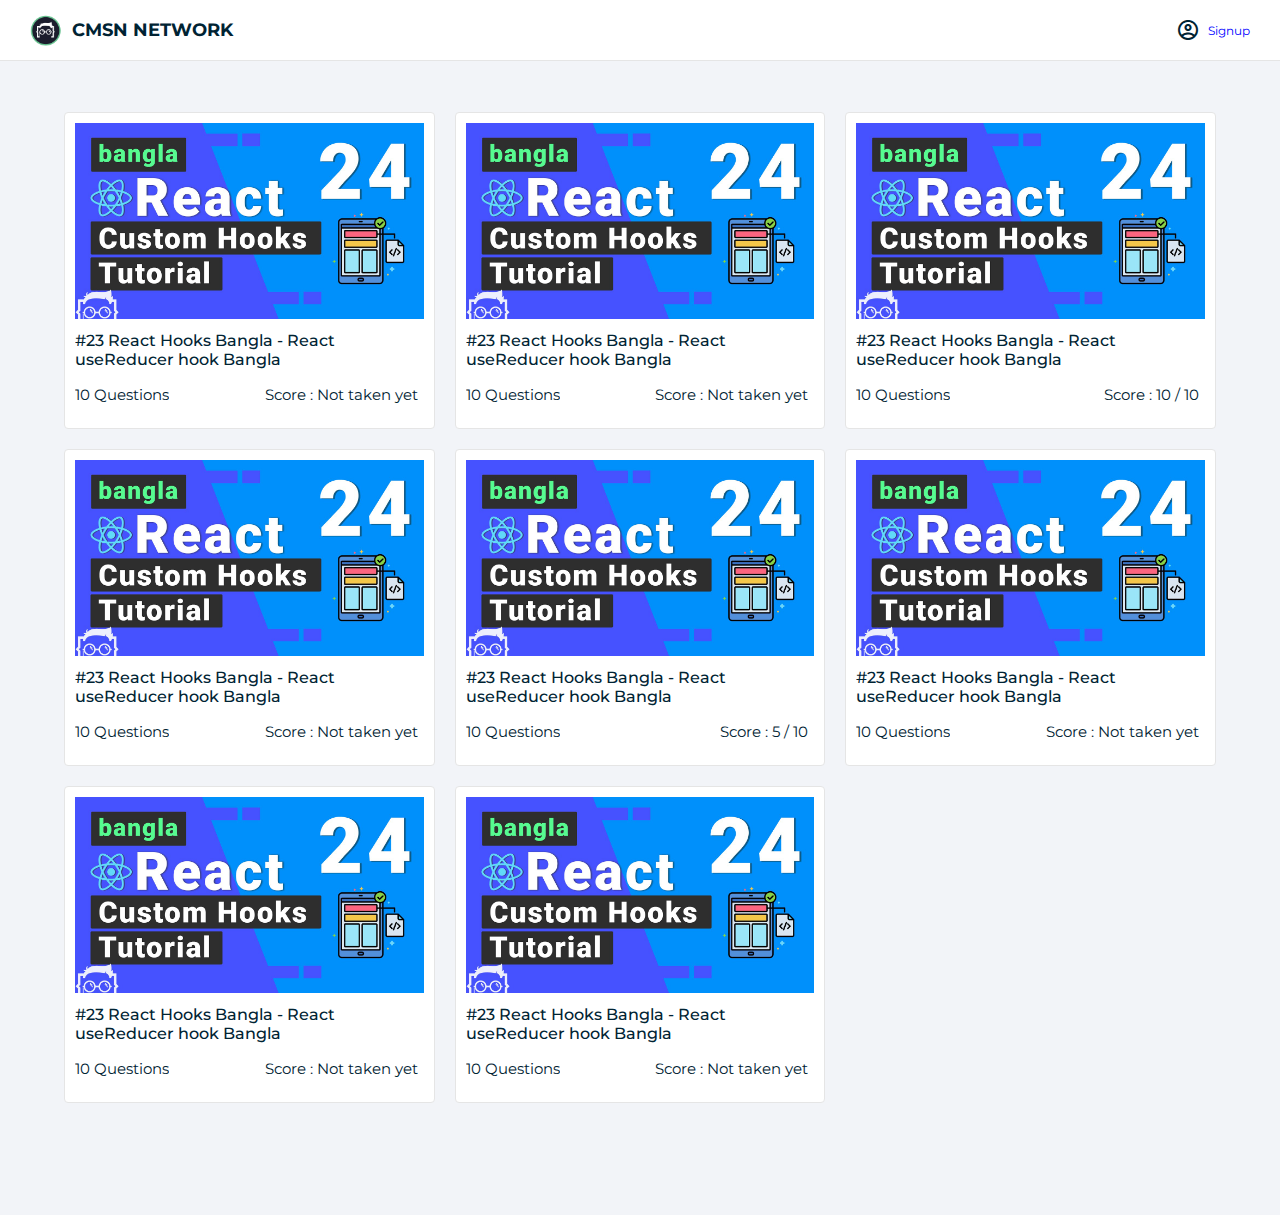
<file: html/index.html>
<!DOCTYPE html>
<html lang="en">

<head>
  <meta charset="UTF-8" />
  <meta http-equiv="X-UA-Compatible" content="IE=edge" />
  <meta name="viewport" content="width=device-width, initial-scale=1.0" />
  <meta property="og:title" content="React Quiz Project by CMSN NETWORK" />
  <meta property="og:description" content="React Quiz Project under CMSN NETWORK React Tutorial Series playlist" />

  <link rel="stylesheet" href="./styles/style.css" />
  <link rel="stylesheet" href="./styles/grid-list.css" />

  <title>Home - CMSN NETWORK</title>
</head>

<body>
  <nav class="nav">
    <ul>
      <li>
        <a href="index.html" class="brand">
          <img src="./images/logo-bg.png" alt="CMSN NETWORK Logo" />
          <h3>CMSN NETWORK</h3>
        </a>
      </li>
    </ul>
    <div class="account">
      <span class="material-icons-outlined" title="Account">
        account_circle
      </span>
      <a href="signup.html">Signup</a>
      <!-- <span class="material-icons-outlined" title="Logout"> logout </span> -->
    </div>
  </nav>

  <main class="main">
    <div class="container">
      <div class="videos">
        <a href="quiz.html">
          <div class="video">
            <img src="./images/3.jpg" alt="" />
            <p>#23 React Hooks Bangla - React useReducer hook Bangla</p>
            <div class="qmeta">
              <p>10 Questions</p>
              <p>Score : Not taken yet</p>
            </div>
          </div>
        </a>

        <a href="quiz.html">
          <div class="video">
            <img src="./images/3.jpg" alt="" />
            <p>#23 React Hooks Bangla - React useReducer hook Bangla</p>
            <div class="qmeta">
              <p>10 Questions</p>
              <p>Score : Not taken yet</p>
            </div>
          </div>
        </a>

        <a href="quiz.html">
          <div class="video">
            <img src="./images/3.jpg" alt="" />
            <p>#23 React Hooks Bangla - React useReducer hook Bangla</p>
            <div class="qmeta">
              <p>10 Questions</p>
              <p>Score : 10 / 10</p>
            </div>
          </div>
        </a>

        <a href="quiz.html">
          <div class="video">
            <img src="./images/3.jpg" alt="" />
            <p>#23 React Hooks Bangla - React useReducer hook Bangla</p>
            <div class="qmeta">
              <p>10 Questions</p>
              <p>Score : Not taken yet</p>
            </div>
          </div>
        </a>

        <a href="quiz.html">
          <div class="video">
            <img src="./images/3.jpg" alt="" />
            <p>#23 React Hooks Bangla - React useReducer hook Bangla</p>
            <div class="qmeta">
              <p>10 Questions</p>
              <p>Score : 5 / 10</p>
            </div>
          </div>
        </a>

        <a href="quiz.html">
          <div class="video">
            <img src="./images/3.jpg" alt="" />
            <p>#23 React Hooks Bangla - React useReducer hook Bangla</p>
            <div class="qmeta">
              <p>10 Questions</p>
              <p>Score : Not taken yet</p>
            </div>
          </div>
        </a>

        <a href="quiz.html">
          <div class="video">
            <img src="./images/3.jpg" alt="" />
            <p>#23 React Hooks Bangla - React useReducer hook Bangla</p>
            <div class="qmeta">
              <p>10 Questions</p>
              <p>Score : Not taken yet</p>
            </div>
          </div>
        </a>

        <a href="quiz.html">
          <div class="video">
            <img src="./images/3.jpg" alt="" />
            <p>#23 React Hooks Bangla - React useReducer hook Bangla</p>
            <div class="qmeta">
              <p>10 Questions</p>
              <p>Score : Not taken yet</p>
            </div>
          </div>
        </a>
      </div>
    </div>
  </main>
</body>

</html>
</file>
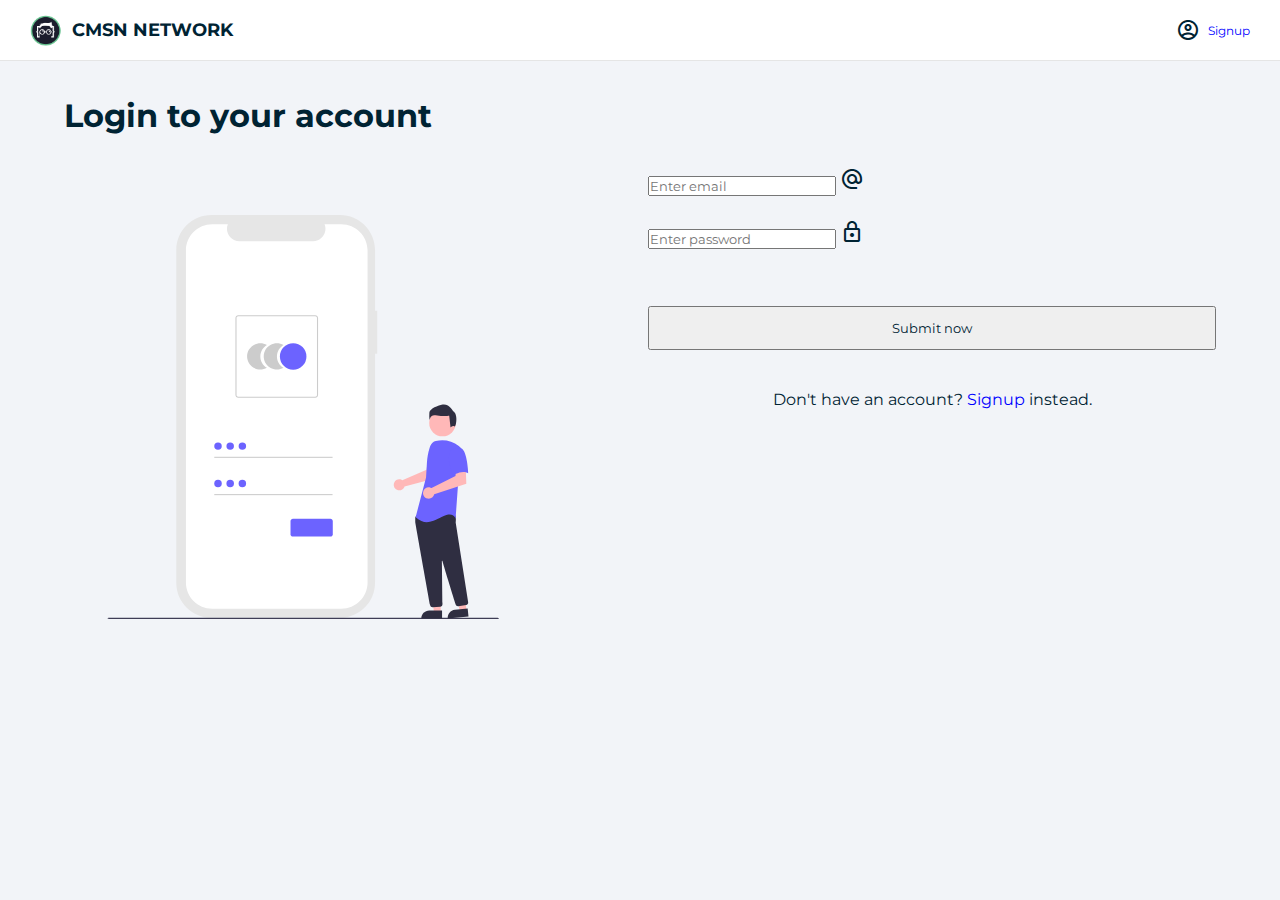
<file: html/login.html>
<!DOCTYPE html>
<html lang="en">

<head>
  <meta charset="UTF-8" />
  <meta http-equiv="X-UA-Compatible" content="IE=edge" />
  <meta name="viewport" content="width=device-width, initial-scale=1.0" />
  <meta property="og:title" content="React Quiz Project by CMSN NETWORK" />
  <meta property="og:description" content="React Quiz Project under CMSN NETWORK React Tutorial Series playlist" />

  <link rel="stylesheet" href="./styles/style.css" />
  <link rel="stylesheet" href="./styles/quiz.css" />

  <title>Login - CMSN NETWORK</title>
</head>

<body>
  <!-- Navigatin Bar -->
  <nav class="nav">
    <ul>
      <li>
        <a href="index.html" class="brand">
          <img src="./images/logo-bg.png" alt="CMSN NETWORK Logo" />
          <h3>CMSN NETWORK</h3>
        </a>
      </li>
    </ul>
    <div class="account">
      <span class="material-icons-outlined" title="Account"> account_circle </span>
      <a href="signup.html">Signup</a>
      <!-- <span class="material-icons-outlined" title="Logout"> logout </span> -->
    </div>
  </nav>

  <main class="main">
    <div class="container">
      <h1>Login to your account</h1>
      <div class="column">
        <div class="illustration">
          <img src="./images/login.svg" alt="Login" />
        </div>
        <form class="login form" action="#">
          <div class="textInput">
            <input type="text" placeholder="Enter email" />
            <span class="material-icons-outlined"> alternate_email </span>
          </div>

          <div class="textInput">
            <input type="password" placeholder="Enter password" />
            <span class="material-icons-outlined"> lock </span>
          </div>

          <button class="button">
            <span>Submit now</span>
          </button>

          <div class="info">Don't have an account? <a href="signup.html">Signup</a> instead.</div>
        </form>
      </div>
    </div>
  </main>

  <script src="./scripts/script.js"></script>
</body>

</html>
</file>
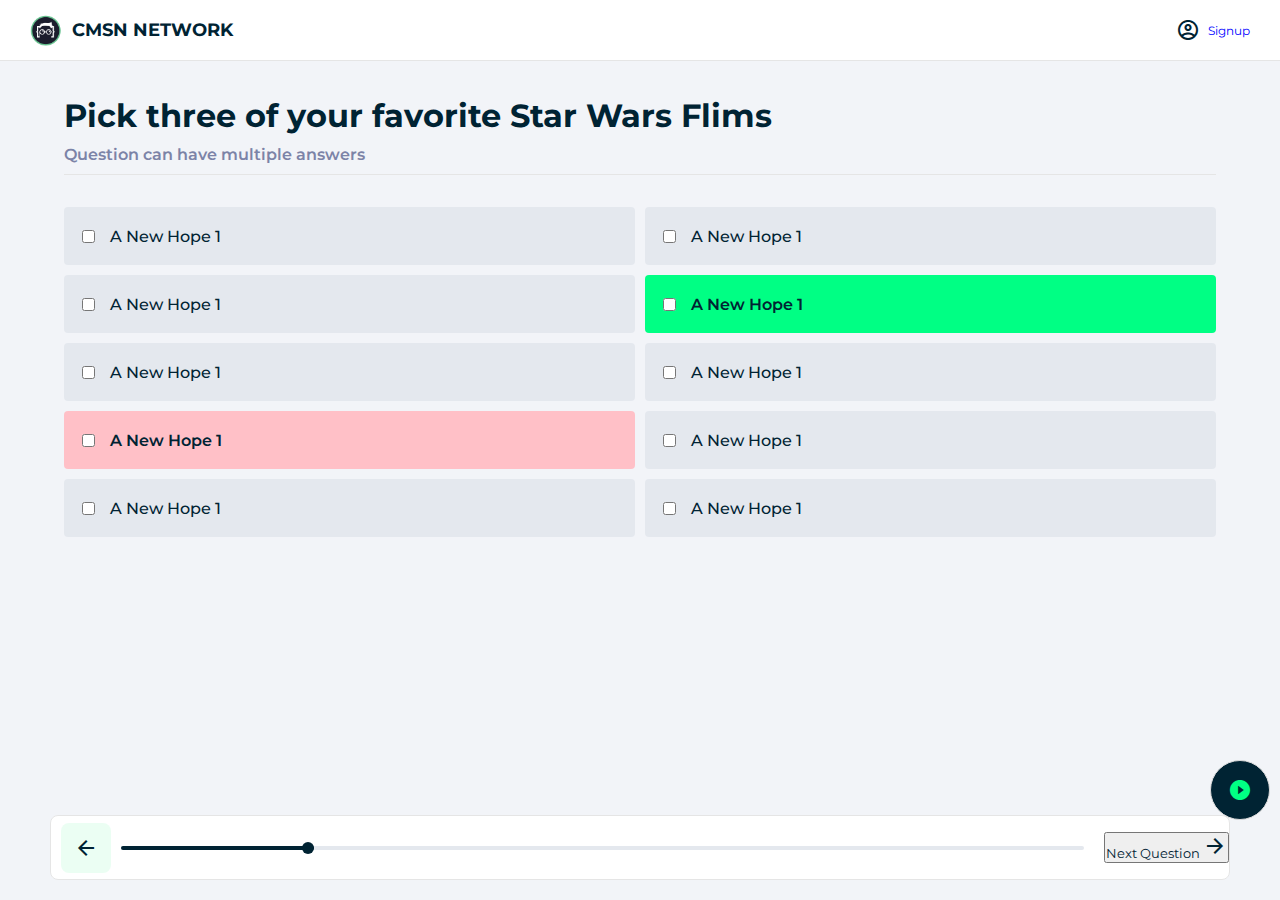
<file: html/quiz.html>
<!DOCTYPE html>
<html lang="en">

<head>
  <meta charset="UTF-8" />
  <meta http-equiv="X-UA-Compatible" content="IE=edge" />
  <meta name="viewport" content="width=device-width, initial-scale=1.0" />
  <meta property="og:title" content="React Quiz Project by CMSN NETWORK" />
  <meta property="og:description" content="React Quiz Project under CMSN NETWORK React Tutorial Series playlist" />

  <link rel="stylesheet" href="./styles/style.css" />
  <link rel="stylesheet" href="./styles/quiz.css" />

  <title>Quiz - CMSN NETWORK</title>
</head>

<body>
  <!-- Navigatin Bar -->
  <nav class="nav">
    <ul>
      <li>
        <a href="index.html" class="brand">
          <img src="./images/logo-bg.png" alt="CMSN NETWORK Logo" />
          <h3>CMSN NETWORK</h3>
        </a>
      </li>
    </ul>
    <div class="account">
      <span class="material-icons-outlined" title="Account"> account_circle </span>
      <a href="signup.html">Signup</a>
      <!-- <span class="material-icons-outlined" title="Logout"> logout </span> -->
    </div>
  </nav>

  <main class="main">
    <div class="container">
      <h1>Pick three of your favorite Star Wars Flims</h1>
      <h4>Question can have multiple answers</h4>

      <div class="answers">
        <!-- Option 1 -->
        <label class="answer" for="option1">
          <input type="checkbox" id="option1" />
          A New Hope 1
        </label>

        <!-- Option 2 -->
        <label class="answer" for="option2">
          <input type="checkbox" id="option2" />
          A New Hope 1
        </label>

        <!-- Option 3 -->
        <label class="answer" for="option3">
          <input type="checkbox" id="option3" />
          A New Hope 1
        </label>

        <!-- Option 4 -->
        <label class="answer wrong" for="option4">
          <input type="checkbox" id="option4" />
          A New Hope 1
        </label>

        <!-- Option 5 -->
        <label class="answer" for="option5">
          <input type="checkbox" id="option5" />
          A New Hope 1
        </label>

        <!-- Option 6 -->
        <label class="answer" for="option6">
          <input type="checkbox" id="option6" />
          A New Hope 1
        </label>

        <!-- Option 7 -->
        <label class="answer correct" for="option7">
          <input type="checkbox" id="option7" />
          A New Hope 1
        </label>

        <!-- Option 8-->
        <label class="answer" for="option8">
          <input type="checkbox" id="option8" />
          A New Hope 1
        </label>

        <!-- Option 9 -->
        <label class="answer" for="option9">
          <input type="checkbox" id="option9" />
          A New Hope 1
        </label>

        <!-- Option 10 -->
        <label class="answer" for="option10">
          <input type="checkbox" id="option10" />
          A New Hope 1
        </label>
      </div>

      <div class="progressBar">
        <div class="backButton">
          <span class="material-icons-outlined"> arrow_back </span>
        </div>
        <div class="rangeArea">
          <div class="tooltip">24% Cimplete!</div>
          <div class="rangeBody">
            <div class="progress" style="width: 20%"></div>
          </div>
        </div>
        <a href="result.html">
          <button class="button next">
            <span>Next Question</span>
            <span class="material-icons-outlined"> arrow_forward </span>
          </button>
        </a>
      </div>

      <div class="miniPlayer floatingBtn">
        <span class="material-icons-outlined open"> play_circle_filled </span>
        <span class="material-icons-outlined close"> close </span>
        <img src="./images/3.jpg" alt="" />
        <p>#23 React Hooks Bangla - React useReducer hook Bangla</p>
      </div>
    </div>
  </main>

  <script src="./scripts/script.js"></script>
</body>

</html>
</file>
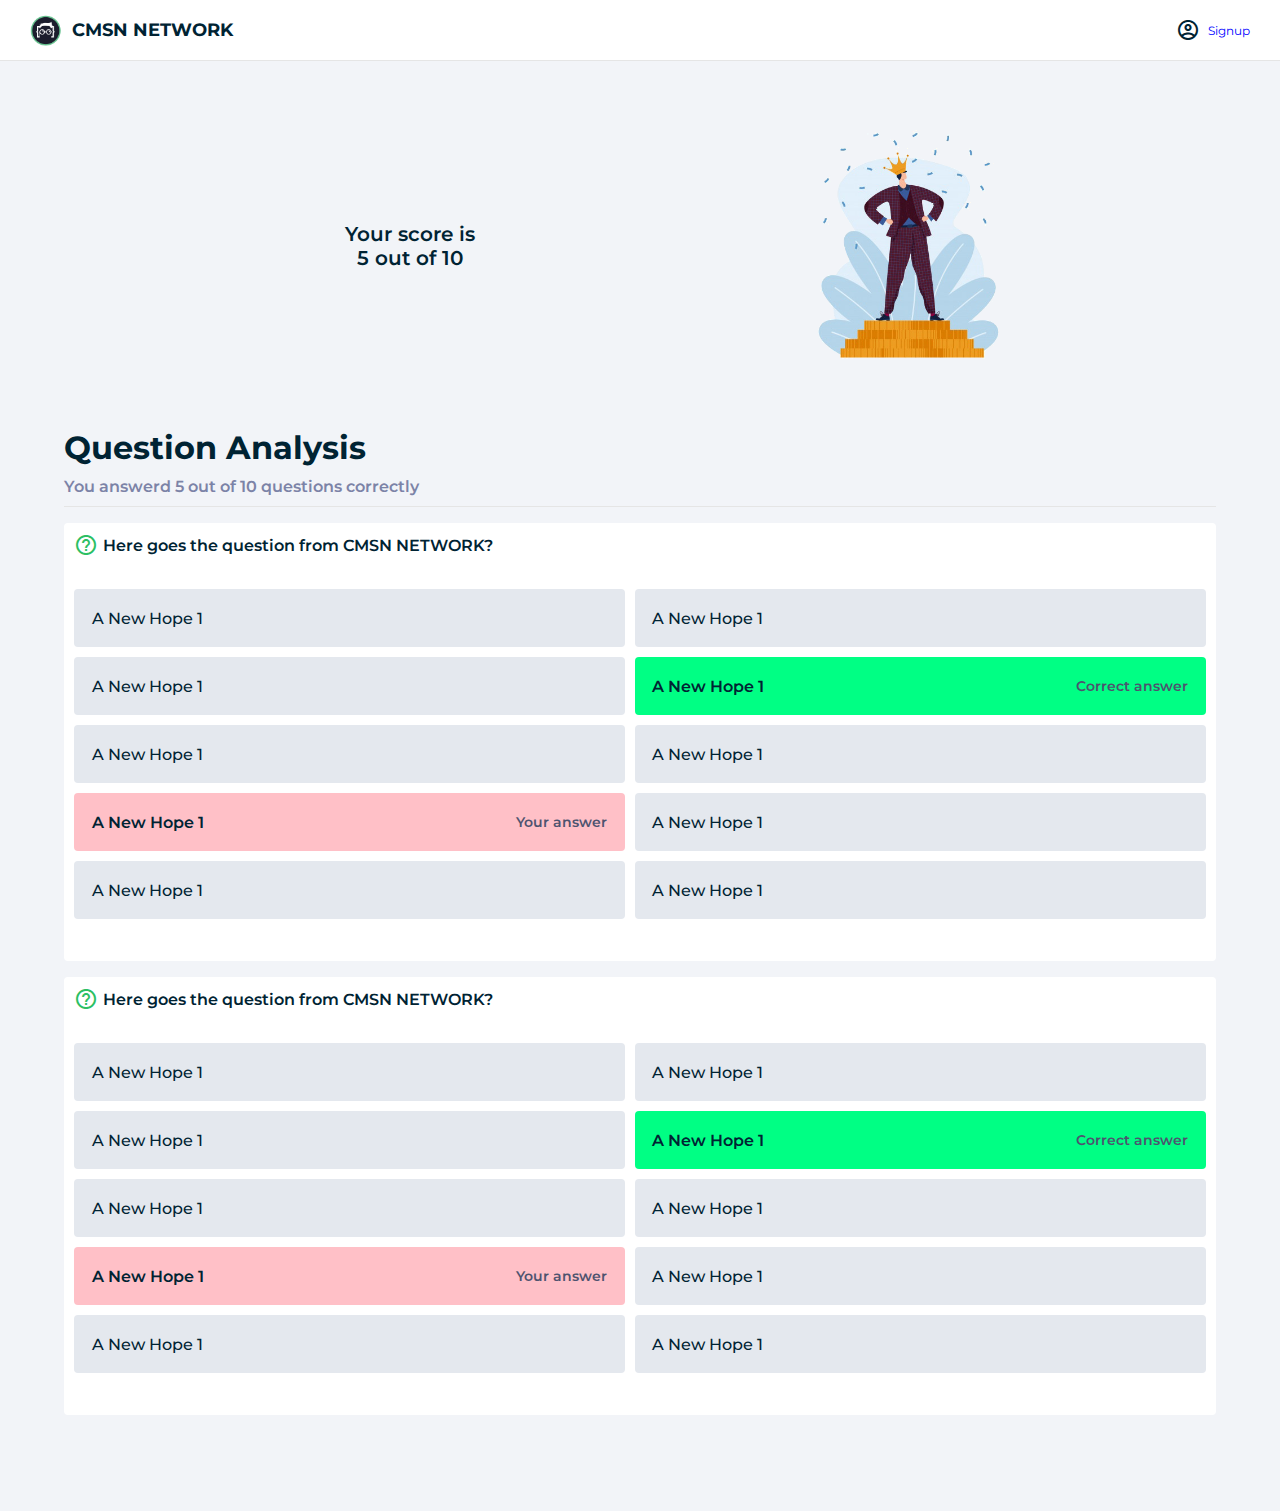
<file: html/result.html>
<!DOCTYPE html>
<html lang="en">

<head>
  <meta charset="UTF-8" />
  <meta http-equiv="X-UA-Compatible" content="IE=edge" />
  <meta name="viewport" content="width=device-width, initial-scale=1.0" />
  <meta property="og:title" content="React Quiz Project by CMSN NETWORK" />
  <meta property="og:description" content="React Quiz Project under CMSN NETWORK React Tutorial Series playlist" />

  <link rel="stylesheet" href="./styles/style.css" />
  <link rel="stylesheet" href="./styles/result.css" />
  <link rel="stylesheet" href="./styles/quiz.css" />

  <title>Quiz Result - CMSN NETWORK</title>
</head>

<body>
  <!-- Navigatin Bar -->
  <nav class="nav">
    <ul>
      <li>
        <a href="index.html" class="brand">
          <img src="./images/logo-bg.png" alt="CMSN NETWORK Logo" />
          <h3>CMSN NETWORK</h3>
        </a>
      </li>
    </ul>
    <div class="account">
      <span class="material-icons-outlined" title="Account"> account_circle </span>
      <a href="signup.html">Signup</a>
      <!-- <span class="material-icons-outlined" title="Logout"> logout </span> -->
    </div>
  </nav>

  <main class="main">
    <!-- First Row -->
    <div class="container">
      <div class="summary">
        <div class="point">
          <!-- progress bar will be placed here -->
          <p class="score">
            Your score is <br />
            5 out of 10
          </p>
        </div>

        <div class="badge">
          <img src="./images/success.png" alt="Success" />
        </div>
      </div>

      <div class="analysis">
        <h1>Question Analysis</h1>
        <h4>You answerd 5 out of 10 questions correctly</h4>

        <div class="question">
          <div class="qtitle">
            <span class="material-icons-outlined"> help_outline </span>
            Here goes the question from CMSN NETWORK?
          </div>
          <div class="answers">
            <!-- Option 1 -->
            <label class="answer" for="option1"> A New Hope 1 </label>

            <!-- Option 2 -->
            <label class="answer" for="option2"> A New Hope 1 </label>

            <!-- Option 3 -->
            <label class="answer" for="option3"> A New Hope 1 </label>

            <!-- Option 4 -->
            <label class="answer wrong" for="option4"> <span>A New Hope 1</span><span>Your answer</span> </label>

            <!-- Option 5 -->
            <label class="answer" for="option5"> A New Hope 1 </label>

            <!-- Option 6 -->
            <label class="answer" for="option6"> A New Hope 1 </label>

            <!-- Option 7 -->
            <label class="answer correct" for="option7"> <span>A New Hope 1</span><span>Correct answer</span> </label>

            <!-- Option 8-->
            <label class="answer" for="option8"> A New Hope 1 </label>

            <!-- Option 9 -->
            <label class="answer" for="option9"> A New Hope 1 </label>

            <!-- Option 10 -->
            <label class="answer" for="option10"> A New Hope 1 </label>
          </div>
        </div>

        <div class="question">
          <div class="qtitle">
            <span class="material-icons-outlined"> help_outline </span>
            Here goes the question from CMSN NETWORK?
          </div>
          <div class="answers">
            <!-- Option 1 -->
            <label class="answer" for="option1"> A New Hope 1 </label>

            <!-- Option 2 -->
            <label class="answer" for="option2"> A New Hope 1 </label>

            <!-- Option 3 -->
            <label class="answer" for="option3"> A New Hope 1 </label>

            <!-- Option 4 -->
            <label class="answer wrong" for="option4"> <span>A New Hope 1</span><span>Your answer</span> </label>

            <!-- Option 5 -->
            <label class="answer" for="option5"> A New Hope 1 </label>

            <!-- Option 6 -->
            <label class="answer" for="option6"> A New Hope 1 </label>

            <!-- Option 7 -->
            <label class="answer correct" for="option7"> <span>A New Hope 1</span><span>Correct answer</span> </label>

            <!-- Option 8-->
            <label class="answer" for="option8"> A New Hope 1 </label>

            <!-- Option 9 -->
            <label class="answer" for="option9"> A New Hope 1 </label>

            <!-- Option 10 -->
            <label class="answer" for="option10"> A New Hope 1 </label>
          </div>
        </div>
      </div>
    </div>
  </main>
</body>

</html>
</file>
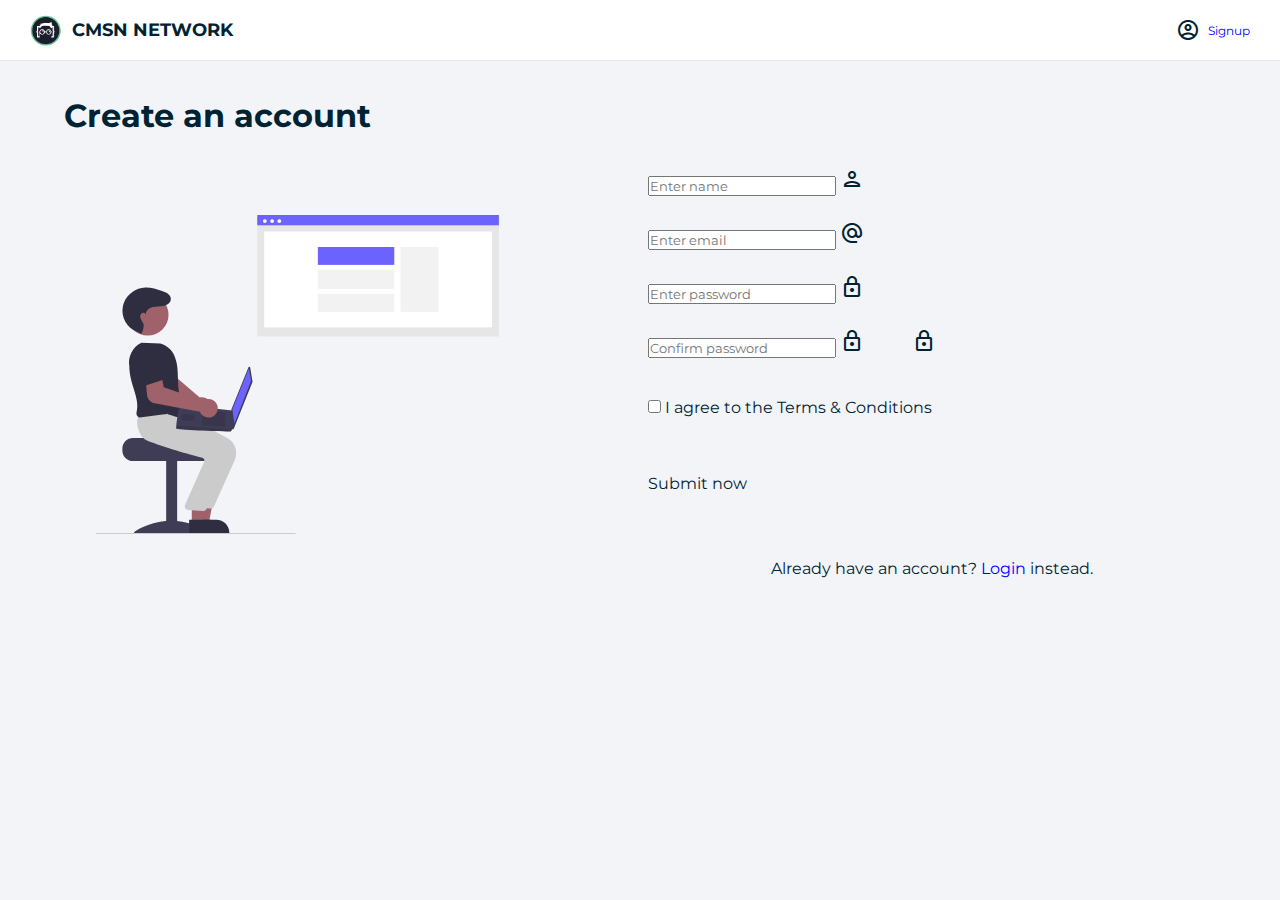
<file: html/signup.html>
<!DOCTYPE html>
<html lang="en">

<head>
  <meta charset="UTF-8" />
  <meta http-equiv="X-UA-Compatible" content="IE=edge" />
  <meta name="viewport" content="width=device-width, initial-scale=1.0" />
  <meta property="og:title" content="React Quiz Project by CMSN NETWORK" />
  <meta property="og:description" content="React Quiz Project under CMSN NETWORK React Tutorial Series playlist" />

  <link rel="stylesheet" href="./styles/style.css" />
  <link rel="stylesheet" href="./styles/quiz.css" />

  <title>Signup - CMSN NETWORK</title>
</head>

<body>
  <!-- Navigatin Bar -->
  <nav class="nav">
    <ul>
      <li>
        <a href="index.html" class="brand">
          <img src="./images/logo-bg.png" alt="CMSN NETWORK Logo" />
          <h3>CMSN NETWORK</h3>
        </a>
      </li>
    </ul>
    <div class="account">
      <span class="material-icons-outlined" title="Account">
        account_circle
      </span>
      <a href="signup.html">Signup</a>
      <!-- <span class="material-icons-outlined" title="Logout"> logout </span> -->
    </div>
  </nav>

  <main class="main">
    <div class="container">
      <h1>Create an account</h1>
      <div class="column">
        <div class="illustration">
          <img src="./images/signup.svg" alt="Signup" />
        </div>
        <form class="signup form" action="#">
          <div class="textInput">
            <input type="text" placeholder="Enter name" />
            <span class="material-icons-outlined"> person </span>
          </div>

          <div class="textInput">
            <input type="text" placeholder="Enter email" />
            <span class="material-icons-outlined"> alternate_email </span>
          </div>

          <div class="textInput">
            <input type="password" placeholder="Enter password" />
            <span class="material-icons-outlined"> lock </span>
          </div>

          <div class="textInput">
            <input type="password" placeholder="Confirm password" />
            <span class="material-icons-outlined"> lock_clock </span>
          </div>

          <label>
            <input type="checkbox" />
            <span>I agree to the Terms & Conditions</span>
          </label>

          <div class="button">
            <span>Submit now</span>
          </div>

          <div class="info">
            Already have an account? <a href="login.html">Login</a> instead.
          </div>
        </form>
      </div>
    </div>
  </main>

  <script src="./scripts/script.js"></script>
</body>

</html>
</file>
<file: html/styles/style.css>
@import url("https://fonts.googleapis.com/css2?family=Material+Icons+Outlined");
@import url("https://fonts.googleapis.com/css2?family=Montserrat:wght@400;500;600;700&display=swap");

:root {
  --bodyBackground: #f2f4f8;
  --successGreen: #00ff84;
  --dangerRed: #ffc0c7;
  --questionBG: #e4e8ee;
  --fontPrimary: #002333;
  --active: #2dbf64;
}

* {
  margin: 0;
  padding: 0;
  box-sizing: border-box;
  color: var(--fontPrimary);
  font-family: "Montserrat", sans-serif;
}

body {
  background-color: var(--bodyBackground);
}

a {
  text-decoration: none;
  color: blue;
}

h4 {
  color: #7c83a7;
  font-weight: 600;
  border-bottom: 1px solid #e5e5e5;
  padding: 10px 0;
  margin-bottom: 10px;
}

.info {
  margin-top: 1rem;
  text-align: center;
}

.error {
  background-color: var(--dangerRed);
  padding: 0.6rem 1.2rem;
  margin-top: 10px;
  border-radius: 8px;
  display: flex;
  align-items: center;
}

.column {
  display: grid;
  grid-template-columns: 1fr 1fr;
  gap: 1rem;
}

@media only screen and (max-width: 1023px) {
  .column {
    grid-template-columns: 1fr;
  }
}

/* nav component */
.nav {
  display: flex;
  background-color: #fff;
  position: fixed;
  left: 0;
  right: 0;
  top: 0;
  border-bottom: 1px solid #e5e5e5;
  z-index: 1;
}

.nav ul {
  width: 50%;
  height: 60px;
  list-style: none;
  display: flex;
  justify-content: space-between;
  align-items: center;
}

.nav ul:first-child {
  margin-left: 30px;
}

.nav ul li {
  font-weight: 600;
}

.nav .brand {
  display: flex;
  justify-content: center;
  align-items: center;
}

.nav .brand h3 {
  font-size: 18px;
  line-height: 19px;
  font-weight: 700;
}

.nav .brand img {
  width: 32px;
  margin-right: 10px;
}

@media only screen and (max-width: 600px) {
  .nav .brand h3 {
    display: none;
  }
}

/* layout component */
.main {
  width: 100%;
  padding: 4rem 0;
}

.container {
  width: 90%;
  margin: 2rem auto;
}



/* account component */
.account {
  width: 50%;
  display: flex;
  gap: 0.5rem;
  justify-content: flex-end;
  align-items: center;
  margin-right: 30px;
  font-size: 12px;
}

.account>span:last-child {
  cursor: pointer;
}

/* signup component */
.signup {
  height: 500px;
}

/* login component */
.login {
  height: 330px;
}

/* illustration component */
.illustration {
  padding: 5rem 2rem;
}

.illustration img {
  max-width: 80%;
}

@media only screen and (max-width: 1023px) {
  .illustration {
    display: none;
  }
}

/* form component */
.form {
  display: grid;
  grid-template-columns: 1fr;
  padding: 2rem 0;
}

.form label {
  margin-top: 1rem;
}

.form .button {
  height: 44px;
  margin-top: 2rem;
}

@media only screen and (max-width: 600px) {
  .form {
    grid-template-columns: 1fr;
  }
}
</file>
<file: html/styles/grid-list.css>
/* videos component */
.videos {
  width: 100%;
  display: grid;
  margin: 3rem auto;
  grid-template-columns: repeat(auto-fit, minmax(300px, 1fr));
  justify-items: center;
  gap: 20px;
  row-gap: 20px;
}

@media only screen and (max-width: 600px) {
  .videos {
    width: 90%;
  }
}

/* video component */
.video {
  max-width: 400px;
  height: fit-content;
  background-color: #fff;
  border: 1px solid #e5e5e5;
  padding: 10px;
  border-radius: 4px;
  cursor: pointer;
  padding-bottom: 1rem;
}

.video:hover {
  box-shadow: 0 0 15px 0 #e5e5e5;
}

.video p {
  font-size: 16px;
  font-weight: 500;
  margin: 0.5rem 0;
  display: -webkit-box;
  -webkit-box-orient: vertical;
  -webkit-line-clamp: 3;
  overflow: hidden;
}

.video img {
  width: 100%;
  object-fit: cover;
}

.video .qmeta {
  display: flex;
  justify-content: space-between;
  padding-right: 6px;
}

.video .qmeta p {
  font-size: 15px;
  font-weight: 400;
}

@media only screen and (max-width: 600px) {
  .video {
    width: 100%;
  }
}
</file>
<file: html/styles/quiz.css>
/* answers component */
.answers {
  display: grid;
  grid-template-rows: repeat(5, auto);
  gap: 10px;
  margin: 2rem 0;
  grid-auto-flow: column;
}

@media only screen and (max-width: 1024px) {
  .answers {
    grid-auto-flow: unset;
    margin: 1rem 0;
  }
}

.answer {
  width: 100%;
  height: 58px;
  background: var(--questionBG);
  display: flex;
  align-items: center;
  font-weight: 500;
  padding: 0 1.1rem;
  cursor: pointer;
  border-radius: 4px;
}

.answer:hover {
  background: hsla(229, 20%, 57%, 0.253);
}

.answer input {
  margin-right: 15px;
}

.answer span {
  width: 100%;
}

.answer span:nth-of-type(2) {
  text-align: right;
  color: #4e536f;
  font-size: 14px;
}

.correct {
  background: var(--successGreen) !important;
  font-weight: 600;
}

.wrong {
  background: var(--dangerRed) !important;
  font-weight: 600;
}

/* progress bar component */
.progressBar {
  width: calc(100vw - 100px);
  height: 65px;
  position: fixed;
  left: 0;
  right: 0;
  bottom: 20px;
  margin: 0 auto;
  background: #fff;
  border: 1px solid #e5e5e5;
  border-radius: 8px;
  display: grid;
  justify-content: space-between;
  align-items: center;
  grid-template-columns: 50px 1fr auto;
  gap: 20px;
}

.progressBar .backButton {
  width: 50px;
  height: 50px;
  border-radius: 8px;
  margin-left: 10px;
  background: #47f5901c;
  display: flex;
  justify-content: center;
  align-items: center;
  cursor: pointer;
}

.progressBar .backButton:hover {
  background: #47f5953a;
}

@media only screen and (max-width: 1024px) {
  .progressBar {
    width: calc(100vw - 60px);
    bottom: 10px;
  }

  .progressBar .backButton {
    width: 40px;
    height: 40px;
  }

  .next span:first-child {
    display: none;
  }
}

.rangeArea {
  width: 100%;
  position: relative;
  margin: 0 auto;
}

.rangeBody {
  width: 100%;
  height: 4px;
  margin: 0 auto;
  background: #e4e8ee;
  border: none;
  outline: none;
  border-radius: 20px;
}

.progress {
  height: 4px;
  background: var(--fontPrimary);
  border-radius: 20px;
  position: relative;
  transition: width 0.3s ease;
}

.progress::after {
  content: "";
  height: 12px;
  width: 12px;
  position: absolute;
  right: 0;
  border-radius: 100%;
  background-color: var(--fontPrimary);
  transform: translateY(-50%);
  top: 50%;
  cursor: pointer;
}

.tooltip {
  position: absolute;
  top: -70px;
  left: calc(70% - 65px);
  width: 130px;
  background-color: var(--fontPrimary);
  color: #fff;
  padding: 0.8rem 1rem;
  border-radius: 7px;
  font-size: 12px;
  font-weight: 600;
  display: none;
}

.tooltip::after {
  content: "";
  width: 15px;
  height: 15px;
  background-color: var(--fontPrimary);
  border-radius: 4px;
  bottom: 0;
  left: 50%;
  position: absolute;
  transform: rotate(45deg) translate(-50%, 100%);
}

/* mini player component */
.miniPlayer {
  width: 320px;
  position: fixed;
  bottom: 100px;
  right: 50px;
  background-color: #fff;
  padding: 10px;
  box-sizing: border-box;
  border: 1px solid hsl(0, 0%, 86%);
  border-radius: 5px;
}

.miniPlayer img {
  width: 300px;
  aspect-ratio: 16 / 9;
  object-fit: cover;
  animation: miniplayerAnim 0.3s ease forwards;
}

.open {
  display: none;
}

.close {
  display: block;
  position: absolute;
  right: -8px;
  top: -10px;
  z-index: 10;
  background-color: #fff;
  border: 1px solid #e5e5e5;
  border-radius: 50%;
  width: 32px;
  height: 32px;
  line-height: 20px;
  padding: 5px 0 0 3px;
}

.close:hover {
  color: #666666;
  cursor: pointer;
  outline: 0;
}

@keyframes miniplayerAnim {
  from {
    transform: scale(0);
  }

  to {
    transform: scale(1);
  }
}

.miniPlayer p {
  font-weight: 500;
  font-size: 14px;
  margin: 10px 0;
  color: var(--fontPrimary);
}

@media only screen and (max-width: 1536px) {
  .miniPlayer {
    transition: transform 0.3s ease;
  }
}

.floatingBtn {
  width: 60px;
  height: 60px;
  bottom: 80px;
  right: 10px;
  overflow: hidden;
  border-radius: 50px;
  background-color: var(--fontPrimary);
  display: flex;
  justify-content: center;
  align-items: center;
  gap: 10px;
  cursor: pointer;
  user-select: none;
}

.floatingBtn:hover {
  background-color: var(--successGreen);
}

.floatingBtn:hover span {
  color: var(--fontPrimary);
}

.floatingBtn p {
  display: none;
}

.floatingBtn img {
  transform: scale(0);
  display: none;
}

.floatingBtn span {
  color: var(--successGreen);
  font-weight: 500;
}

.floatingBtn .open {
  display: block;
}

.floatingBtn .close {
  display: none;
}
</file>
<file: html/styles/result.css>
/* summary comoponent */

.summary {
  width: 80%;
  margin: 0 auto;
  display: flex;
  justify-content: space-between;
}

@media only screen and (max-width: 800px) {
  .summary {
    flex-direction: column;
    align-items: center;
  }
}

.point {
  width: 50%;
  display: grid;
  justify-content: center;
  place-items: center;
  position: relative;
}

.score {
  width: 400px;
  text-align: center;
  font-size: 20px;
  font-weight: 600;
}

.badge {
  text-align: center;
  height: 300px;
  padding: 1rem;
  display: flex;
  justify-content: center;
  align-items: center;
}

.badge img {
  width: 100%;
  height: 100%;
  object-fit: cover;
}

@media only screen and (max-width: 800px) {
  .badge {
    width: 100%;
  }
}

/* analysis component */
.analysis {
  margin: 2rem auto;
}

/* question component */
.question {
  background-color: white;
  padding: 10px;
  margin: 1rem 0;
  border-radius: 4px;
}

.qtitle {
  display: flex;
  gap: 5px;
  align-items: center;
  color: var(--fontPrimary);
  font-weight: 600;
}

.qtitle span {
  color: var(--active);
}
</file>
